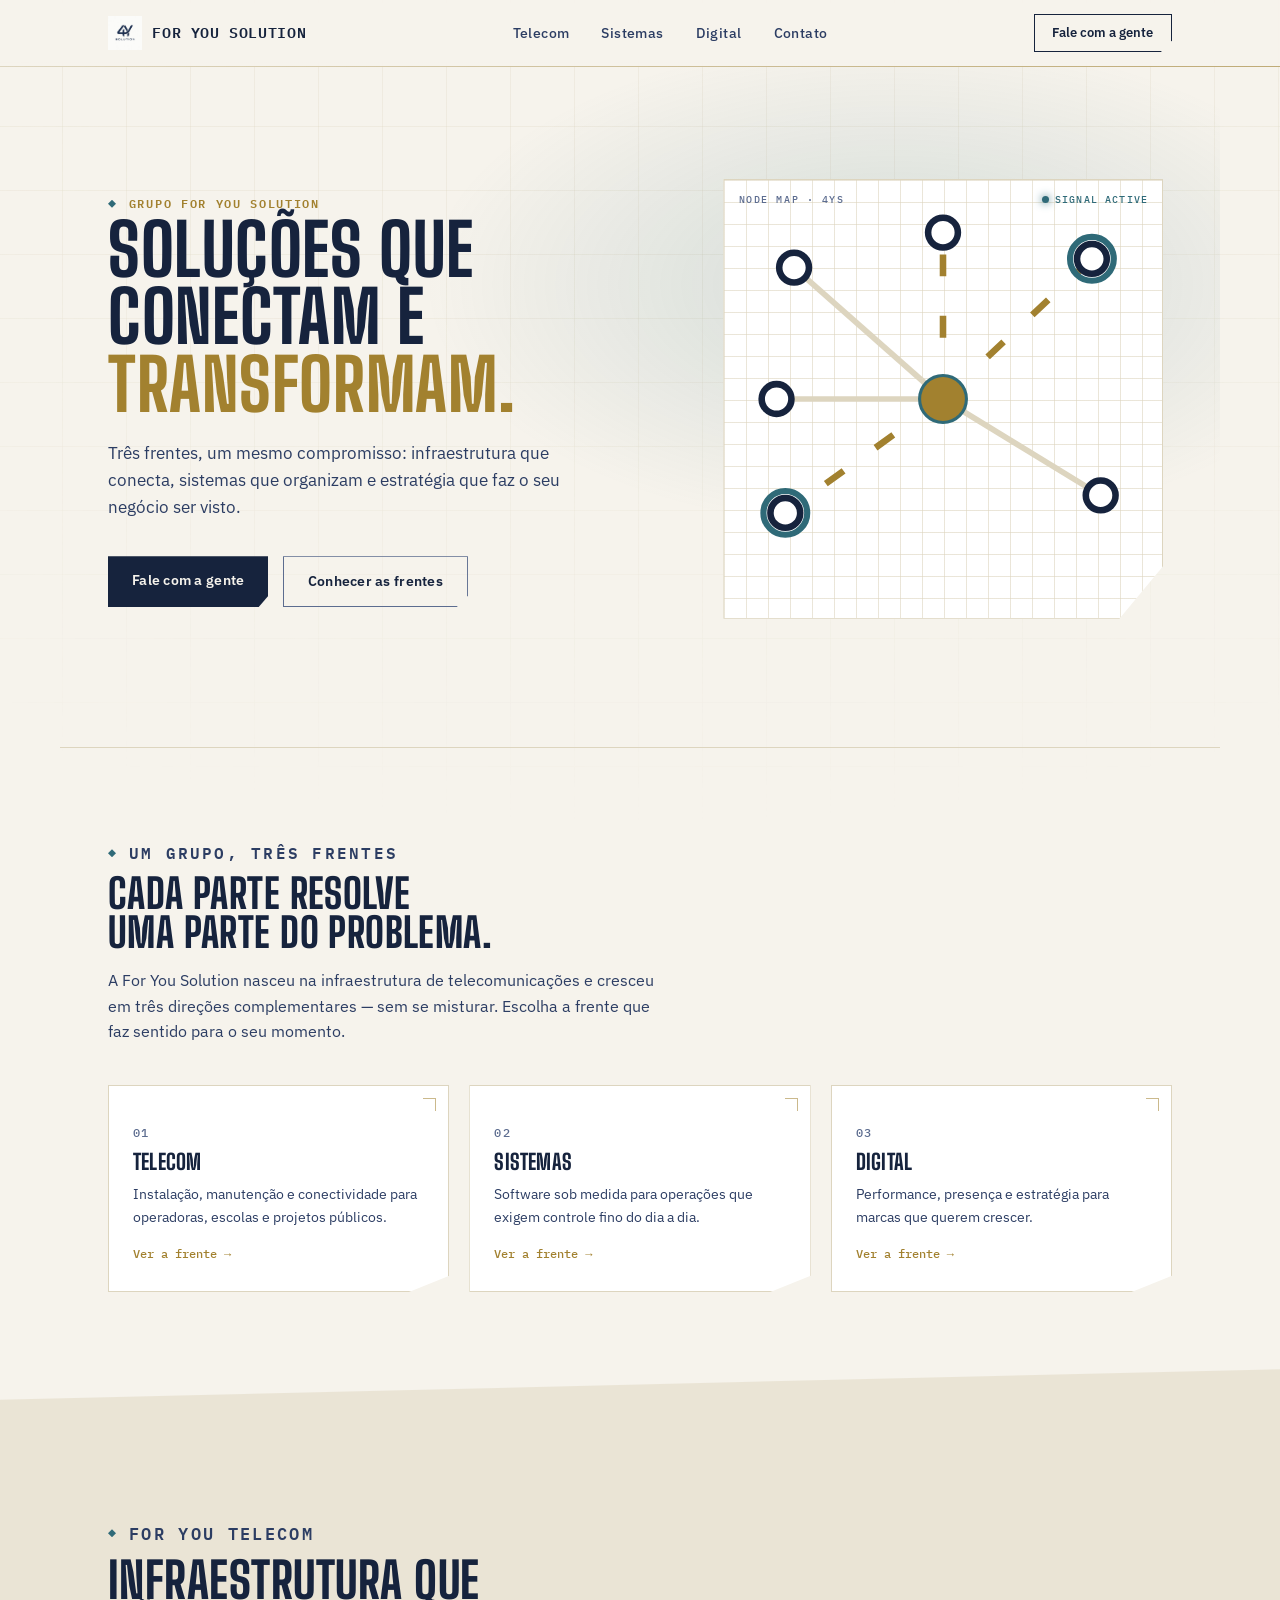
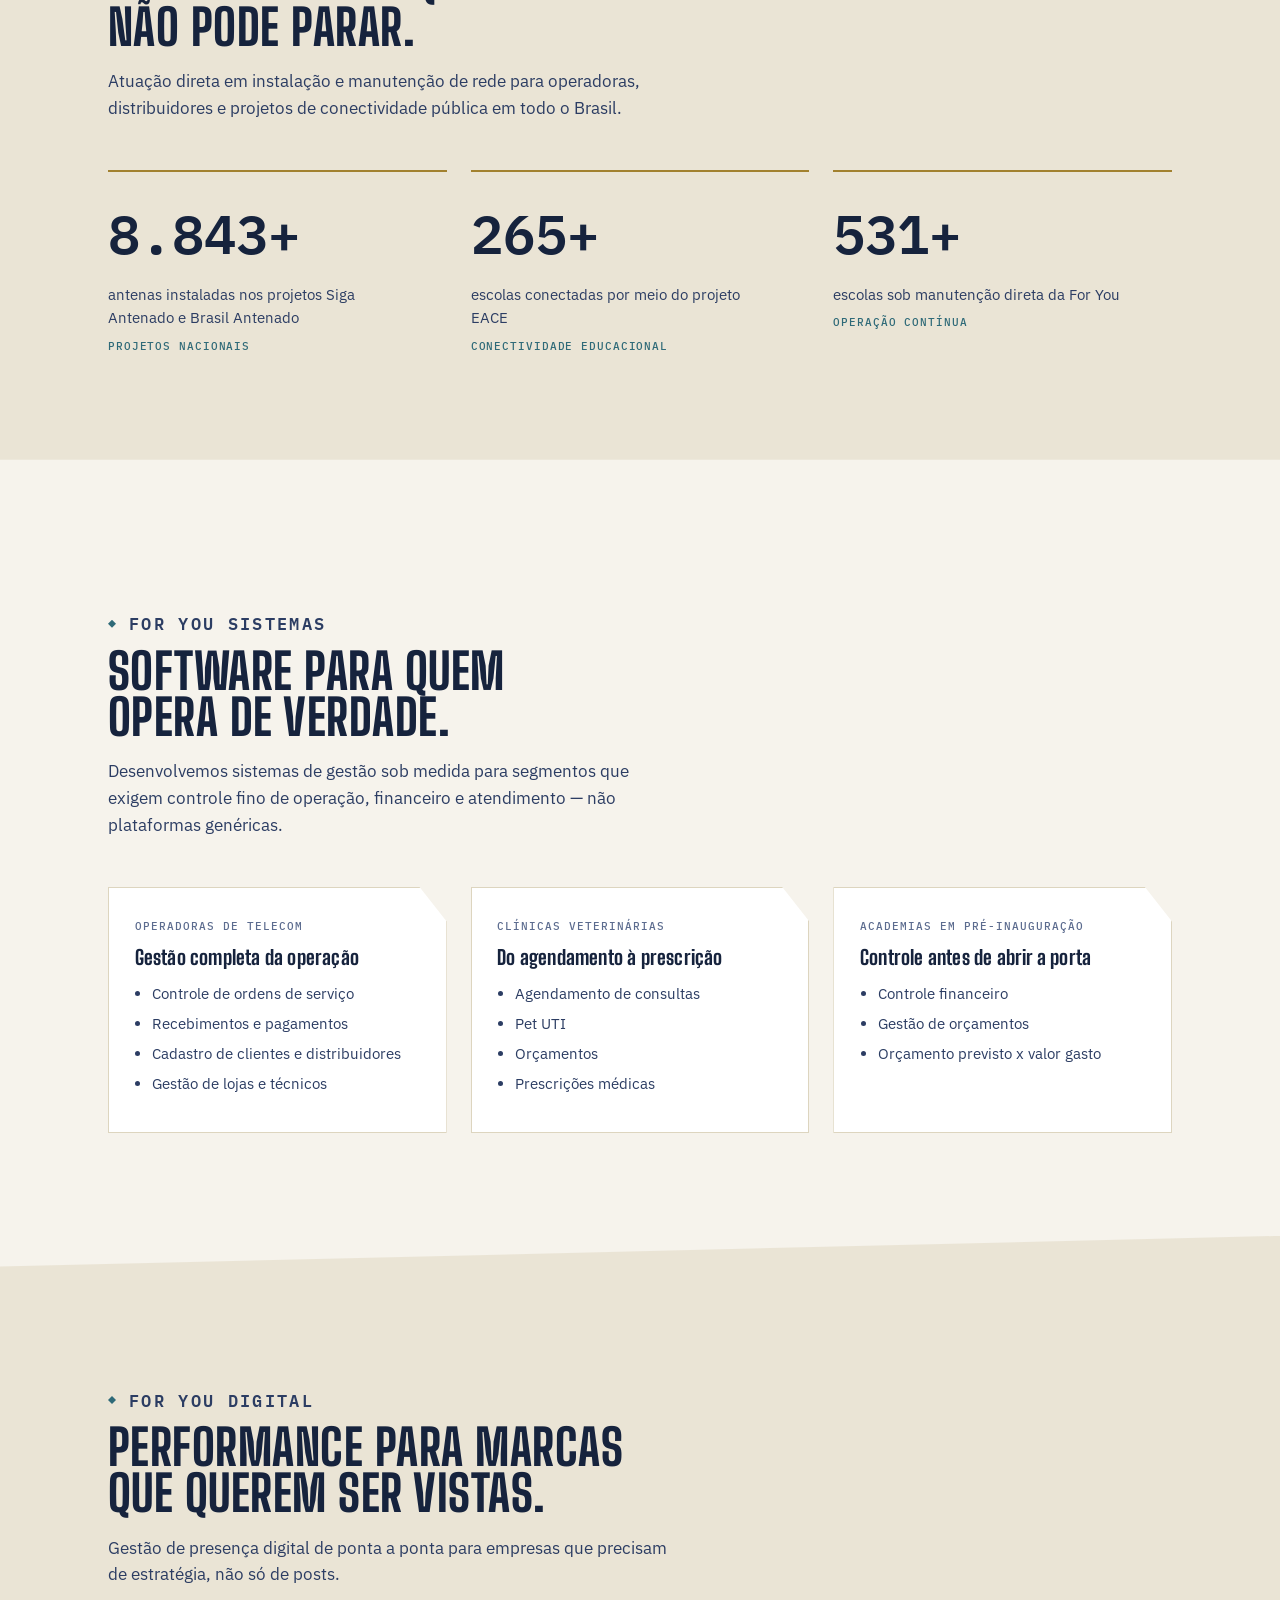
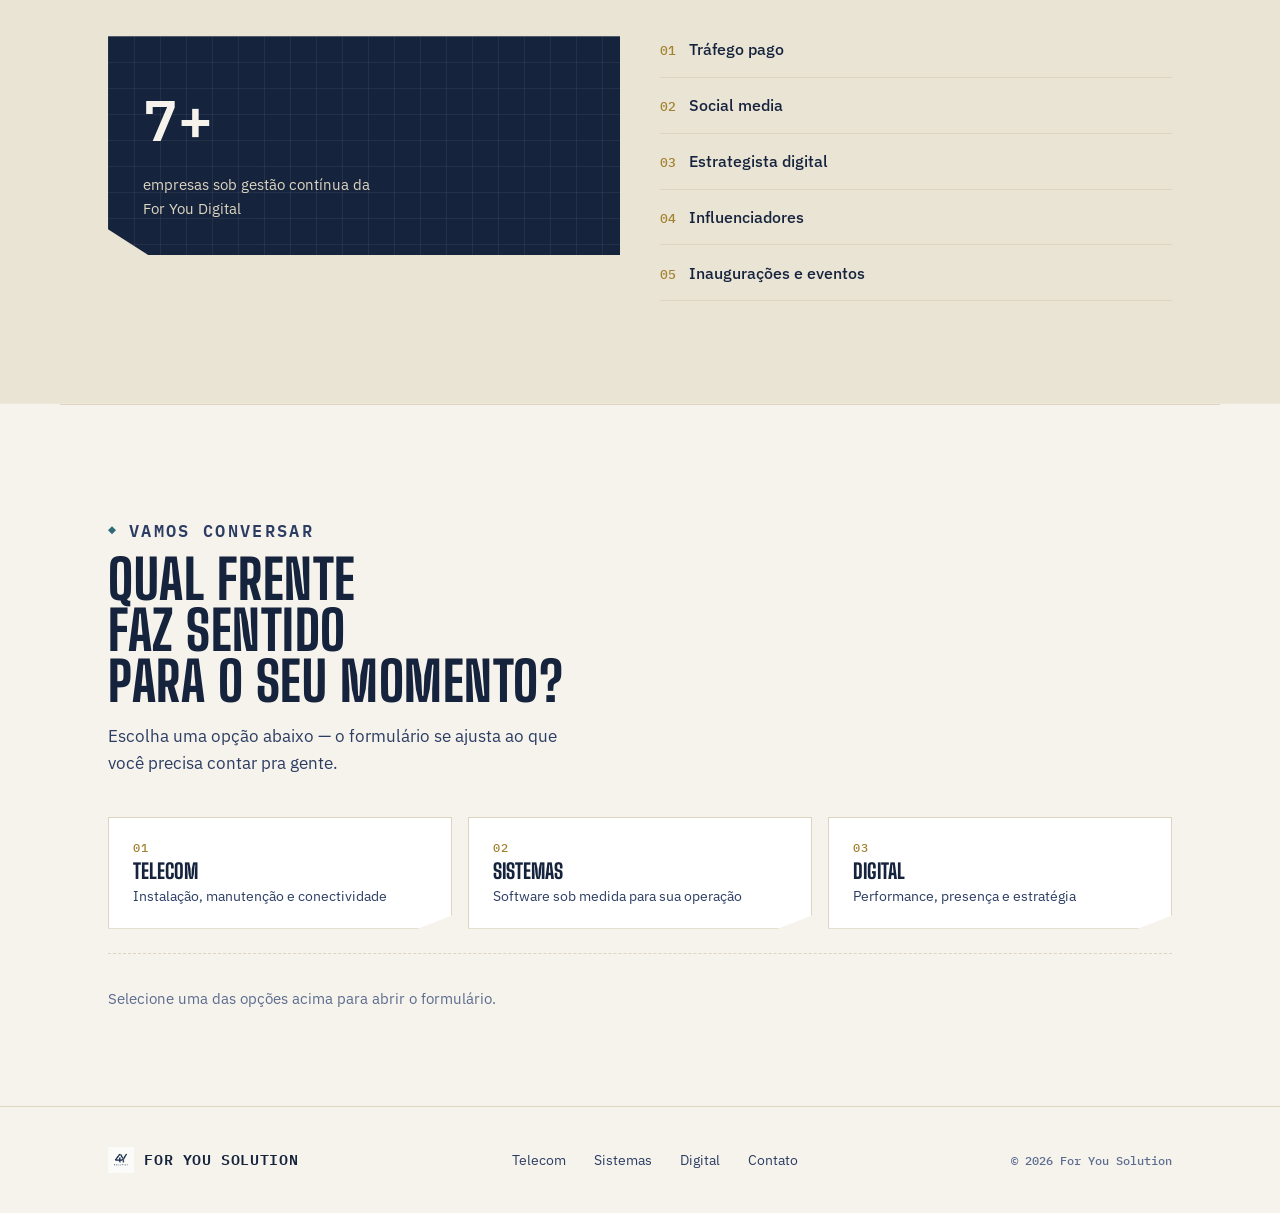
<file: index.html>
<!DOCTYPE html>
<html lang="pt-BR">
<head>
<meta charset="UTF-8">
<meta name="viewport" content="width=device-width, initial-scale=1.0">
<title>For You Solution — Telecom, Sistemas e Digital</title>
<meta name="description" content="For You Solution: infraestrutura de telecomunicações, sistemas sob medida e performance digital em uma só operação.">
<link rel="icon" href="[data-uri]">
<style>
/* ============ FONTS ============ */
@font-face{
  font-family:'Big Shoulders';
  font-weight:700 800;
  font-display:swap;
  src:url([data-uri]) format('woff2');
}
@font-face{
  font-family:'Plex Mono';
  font-weight:500;
  font-display:swap;
  src:url([data-uri]) format('woff2');
}
@font-face{
  font-family:'Plex Mono';
  font-weight:600;
  font-display:swap;
  src:url([data-uri]) format('woff2');
}
@font-face{
  font-family:'Plex Sans';
  font-weight:400 600;
  font-display:swap;
  src:url([data-uri]) format('woff2');
}

/* ============ TOKENS ============ */
:root{
  --ink:#16233d;
  --ink-2:#2c3d63;
  --ink-soft:#5c6c8f;
  --paper:#f6f3ec;
  --paper-deep:#eae4d5;
  --paper-line:#ddd5bf;
  --brass:#a2812f;
  --brass-strong:#7c611f;
  --signal:#2f6a78;
  --card-bg:#ffffff;
  --shadow:0 1px 0 rgba(22,35,61,0.06);
  color-scheme:light;
}
@media (prefers-color-scheme: dark){
  :root{
    --ink:#eee8d6;
    --ink-2:#c3cbe0;
    --ink-soft:#8e9ab8;
    --paper:#0e1524;
    --paper-deep:#161f34;
    --paper-line:#2a3554;
    --brass:#d3ab5c;
    --brass-strong:#e8c377;
    --signal:#6db3bf;
    --card-bg:#141d33;
    --shadow:0 1px 0 rgba(0,0,0,0.3);
    color-scheme:dark;
  }
}
:root[data-theme="dark"]{
  --ink:#eee8d6;
  --ink-2:#c3cbe0;
  --ink-soft:#8e9ab8;
  --paper:#0e1524;
  --paper-deep:#161f34;
  --paper-line:#2a3554;
  --brass:#d3ab5c;
  --brass-strong:#e8c377;
  --signal:#6db3bf;
  --card-bg:#141d33;
  --shadow:0 1px 0 rgba(0,0,0,0.3);
  color-scheme:dark;
}
:root[data-theme="light"]{
  --ink:#16233d;
  --ink-2:#2c3d63;
  --ink-soft:#5c6c8f;
  --paper:#f6f3ec;
  --paper-deep:#eae4d5;
  --paper-line:#ddd5bf;
  --brass:#a2812f;
  --brass-strong:#7c611f;
  --signal:#2f6a78;
  --card-bg:#ffffff;
  --shadow:0 1px 0 rgba(22,35,61,0.06);
  color-scheme:light;
}

/* ============ RESET / BASE ============ */
*,*::before,*::after{box-sizing:border-box;}
html{scroll-behavior:smooth;}
body{
  margin:0;
  background:var(--paper);
  color:var(--ink);
  font-family:'Plex Sans', -apple-system, 'Segoe UI', Arial, sans-serif;
  font-size:1rem;
  line-height:1.6;
  -webkit-font-smoothing:antialiased;
  overflow-x:hidden;
}
h1,h2,h3{
  font-family:'Big Shoulders', 'Arial Narrow', sans-serif;
  font-weight:800;
  text-transform:uppercase;
  letter-spacing:0.01em;
  line-height:0.94;
  text-wrap:balance;
  margin:0;
  color:var(--ink);
}
p{margin:0;}
a{color:inherit;}
img{max-width:100%;display:block;}
.eyebrow{
  font-family:'Plex Mono', 'Consolas', monospace;
  font-weight:600;
  font-size:0.75rem;
  letter-spacing:0.14em;
  text-transform:uppercase;
  color:var(--brass);
}
.wrap{
  max-width:1160px;
  margin:0 auto;
  padding-inline:clamp(1.25rem, 4vw, 3rem);
}
.tabular{font-variant-numeric:tabular-nums;}
:focus-visible{outline:3px solid var(--brass);outline-offset:3px;}
@media (prefers-reduced-motion: reduce){
  html{scroll-behavior:auto;}
  *,*::before,*::after{animation-duration:0.001ms !important;animation-iteration-count:1 !important;transition-duration:0.001ms !important;}
}

/* ============ HEADER ============ */
header{
  position:sticky;top:0;z-index:40;
  border-bottom:1px solid var(--paper-line);
}
header::before{
  content:'';
  position:absolute;inset:0;z-index:-1;
  background:color-mix(in srgb, var(--paper) 88%, transparent);
  backdrop-filter:blur(10px);
}
.nav{
  display:flex;align-items:center;justify-content:space-between;
  padding-block:0.85rem;
}
.brand{display:flex;align-items:center;gap:0.65rem;text-decoration:none;}
.brand img{width:34px;height:34px;object-fit:contain;}
.brand-name{
  font-family:'Plex Mono',monospace;
  font-weight:600;
  font-size:0.95rem;
  letter-spacing:0.04em;
  color:var(--ink);
}
.nav-links{display:flex;gap:2rem;list-style:none;margin:0;padding:0;}
.nav-links a{
  text-decoration:none;
  font-size:0.85rem;
  font-weight:500;
  letter-spacing:0.03em;
  color:var(--ink-2);
  position:relative;
  padding-block:0.25rem;
}
.nav-links a::after{
  content:'';position:absolute;left:0;bottom:-2px;width:0;height:2px;
  background:var(--brass);transition:width 0.25s ease;
}
.nav-links a:hover::after{width:100%;}
.nav-cta{
  border:1px solid var(--ink);
  padding:0.5rem 1.1rem;
  font-size:0.8rem;
  font-weight:600;
  text-decoration:none;
  white-space:nowrap;
  clip-path:polygon(0 0, 100% 0, 100% 70%, 92% 100%, 0 100%);
}
.nav-cta:hover{background:var(--ink);color:var(--paper);}
.menu-btn{display:none;background:none;border:none;cursor:pointer;padding:0.4rem;}
.menu-btn span{display:block;width:22px;height:2px;background:var(--ink);margin:5px 0;}

#top,#telecom,#sistemas,#digital,#contato{scroll-margin-top:84px;}

@media (max-width:840px){
  .nav-links{
    position:fixed;inset:60px 0 0 0;background:var(--paper);
    flex-direction:column;padding:2rem 1.5rem;gap:1.5rem;
    transform:translateY(-110%);transition:transform 0.3s ease;
    border-top:1px solid var(--paper-line);
  }
  .nav-links.open{transform:translateY(0);}
  .nav-links a{font-size:1.1rem;}
  .menu-btn{display:block;}
  .nav-cta{display:none;}
}

/* ============ HERO ============ */
.hero{
  position:relative;
  padding-block:clamp(3.5rem, 9vw, 7rem) clamp(4rem, 10vw, 8rem);
  overflow:hidden;
}
.hero-grid{
  display:grid;grid-template-columns:1.1fr 0.9fr;gap:3rem;align-items:center;
}
@media (max-width:900px){.hero-grid{grid-template-columns:1fr;}}
.hero h1{font-size:clamp(2.5rem, 5.6vw, 4.6rem);}
.hero h1 em{
  font-style:normal;color:var(--brass);
}
.hero-sub{
  margin-top:1.4rem;max-width:46ch;
  font-size:1.05rem;color:var(--ink-2);
}
.hero-ctas{display:flex;flex-wrap:wrap;gap:0.9rem;margin-top:2.2rem;}
.btn{
  display:inline-block;text-decoration:none;
  font-size:0.85rem;font-weight:600;letter-spacing:0.02em;
  padding:0.85rem 1.5rem;
  clip-path:polygon(0 0, 100% 0, 100% 78%, 94% 100%, 0 100%);
}
.btn-primary{background:var(--ink);color:var(--paper);}
.btn-primary:hover{background:var(--brass-strong);}
.btn-line{border:1px solid var(--ink-soft);color:var(--ink);}
.btn-line:hover{border-color:var(--ink);}

.facet-art{position:relative;width:100%;aspect-ratio:1/1;max-width:420px;margin-inline:auto;}
.facet{position:absolute;}
.f1{width:62%;height:78%;left:6%;top:2%;background:var(--ink);clip-path:polygon(30% 0,100% 0,70% 100%,0 65%);}
.f2{width:46%;height:56%;right:2%;top:8%;background:var(--brass);clip-path:polygon(20% 0,100% 0,100% 100%,0 70%);opacity:0.95;}
.f3{width:40%;height:40%;left:16%;bottom:4%;background:var(--signal);clip-path:polygon(0 0,100% 20%,80% 100%,0 100%);opacity:0.9;}
.f4{width:24%;height:30%;right:14%;bottom:0;background:var(--paper-deep);border:1px solid var(--paper-line);clip-path:polygon(0 0,100% 0,100% 100%,0 65%);}
@media (prefers-reduced-motion: no-preference){
  .facet{animation:rise 0.9s cubic-bezier(.2,.8,.2,1) both;}
  .f2{animation-delay:0.08s;}
  .f3{animation-delay:0.16s;}
  .f4{animation-delay:0.24s;}
  @keyframes rise{from{opacity:0;transform:translateY(18px);}to{opacity:1;transform:translateY(0);}}
}

/* ============ DIVISIONS INTRO ============ */
.divisions{padding-block:clamp(3rem,6vw,5rem);border-top:1px solid var(--paper-line);}
.divisions-head{max-width:56ch;}
.divisions-head h2{font-size:clamp(1.8rem,3.2vw,2.6rem);margin-top:0.5rem;}
.divisions-head p{margin-top:1rem;color:var(--ink-2);font-size:1rem;}
.division-cards{
  display:grid;grid-template-columns:repeat(3,1fr);gap:1.25rem;margin-top:2.5rem;
}
@media (max-width:820px){.division-cards{grid-template-columns:1fr;}}
.dcard{
  background:var(--card-bg);border:1px solid var(--paper-line);
  padding:1.75rem 1.5rem;text-decoration:none;color:var(--ink);
  clip-path:polygon(0 0,100% 0,100% 92%,88% 100%,0 100%);
  transition:transform 0.25s ease, box-shadow 0.25s ease;
  display:block;
}
.dcard:hover{transform:translateY(-4px);}
.dcard .num{font-family:'Plex Mono',monospace;font-size:0.75rem;color:var(--ink-soft);letter-spacing:0.1em;}
.dcard h3{font-size:1.35rem;margin-top:0.6rem;}
.dcard p{margin-top:0.6rem;color:var(--ink-2);font-size:0.9rem;}
.dcard .go{margin-top:1rem;font-family:'Plex Mono',monospace;font-size:0.75rem;color:var(--brass);}

/* ============ SECTIONS ============ */
.section{
  padding-block:clamp(4rem,8vw,6.5rem);
  position:relative;
}
.section--tint{background:var(--paper-deep);}
.section-top{
  clip-path:polygon(0 2.4vw,100% 0,100% 100%,0 100%);
  padding-top:calc(clamp(4rem,8vw,6.5rem) + 2.4vw);
}
.section-head{max-width:60ch;}
.section-head h2{font-size:clamp(2rem,4vw,3.1rem);margin-top:0.6rem;}
.section-head p{margin-top:1.1rem;color:var(--ink-2);font-size:1.05rem;max-width:56ch;}

/* Telecom stats */
.stat-row{
  display:grid;grid-template-columns:repeat(3,1fr);gap:1.5rem;margin-top:3rem;
}
@media (max-width:820px){.stat-row{grid-template-columns:1fr;}}
.stat{
  border-top:2px solid var(--brass);padding-top:1.1rem;
}
.stat .n{
  font-family:'Plex Mono',monospace;font-weight:600;
  font-size:clamp(2.4rem,4.6vw,3.4rem);
  color:var(--ink);display:block;
}
.stat .d{color:var(--ink-2);font-size:0.92rem;margin-top:0.4rem;max-width:32ch;}
.stat .p{
  display:inline-block;margin-top:0.5rem;font-family:'Plex Mono',monospace;
  font-size:0.7rem;letter-spacing:0.08em;text-transform:uppercase;color:var(--signal);
}

/* SaaS cards */
.sys-grid{display:grid;grid-template-columns:repeat(3,1fr);gap:1.5rem;margin-top:3rem;}
@media (max-width:900px){.sys-grid{grid-template-columns:1fr;}}
.sys-card{
  background:var(--card-bg);border:1px solid var(--paper-line);
  padding:1.9rem 1.6rem;
  clip-path:polygon(0 0,92% 0,100% 14%,100% 100%,0 100%);
}
.sys-card .tag{
  font-family:'Plex Mono',monospace;font-size:0.7rem;letter-spacing:0.09em;
  text-transform:uppercase;color:var(--ink-soft);
}
.sys-card h3{font-size:1.25rem;text-transform:none;margin-top:0.7rem;font-weight:800;}
.sys-card ul{margin:1rem 0 0;padding-left:1.1rem;color:var(--ink-2);font-size:0.92rem;}
.sys-card li{margin-bottom:0.4rem;}

/* Digital */
.digi-layout{display:grid;grid-template-columns:1fr 1fr;gap:2.5rem;margin-top:3rem;align-items:start;}
@media (max-width:820px){.digi-layout{grid-template-columns:1fr;}}
.digi-stat{
  background:var(--ink);color:var(--paper);padding:2.2rem;
  clip-path:polygon(0 0,100% 0,100% 100%,8% 100%,0 88%);
}
.digi-stat .n{font-family:'Plex Mono',monospace;font-weight:600;font-size:clamp(2.6rem,5vw,3.6rem);}
.digi-stat .d{margin-top:0.5rem;color:var(--paper-line);font-size:0.95rem;max-width:28ch;}
.digi-list{list-style:none;margin:0;padding:0;display:grid;gap:0.9rem;}
.digi-list li{
  display:flex;align-items:baseline;gap:0.8rem;
  border-bottom:1px solid var(--paper-line);padding-bottom:0.9rem;
  font-size:1.02rem;font-weight:500;
}
.digi-list li .idx{font-family:'Plex Mono',monospace;color:var(--brass);font-size:0.8rem;}

/* ============ CTA / CONTACT FORM ============ */
.cta{
  padding-block:clamp(4rem,8vw,6rem);
  text-align:left;
  border-top:1px solid var(--paper-line);
}
.cta h2{font-size:clamp(2.1rem,4.4vw,3.4rem);max-width:18ch;}
.cta > .section-head p{color:var(--ink-2);margin-top:1rem;max-width:48ch;}

.contact-picker{
  display:grid;grid-template-columns:repeat(3,1fr);gap:1rem;
  margin-top:2.5rem;
}
@media (max-width:820px){.contact-picker{grid-template-columns:1fr;}}
.picker-btn{
  display:flex;flex-direction:column;align-items:flex-start;gap:0.35rem;
  width:100%;background:var(--card-bg);border:1px solid var(--paper-line);
  padding:1.4rem 1.5rem;text-align:left;cursor:pointer;
  font-family:inherit;color:var(--ink);
  clip-path:polygon(0 0,100% 0,100% 88%,90% 100%,0 100%);
  transition:border-color 0.2s ease, background 0.2s ease, color 0.2s ease;
}
.picker-btn:hover{border-color:var(--brass);}
.picker-btn[aria-pressed="true"]{background:var(--ink);border-color:var(--ink);color:var(--paper);}
.picker-btn[aria-pressed="true"] .picker-desc{color:var(--paper-line);}
.picker-btn[aria-pressed="true"] .num{color:var(--brass-strong);}
.picker-btn .num{font-family:'Plex Mono',monospace;font-size:0.75rem;color:var(--brass);letter-spacing:0.1em;}
.picker-btn .picker-label{
  font-family:'Big Shoulders','Arial Narrow',sans-serif;font-weight:800;
  text-transform:uppercase;font-size:1.3rem;line-height:1;
}
.picker-btn .picker-desc{font-size:0.85rem;color:var(--ink-2);}

.contact-forms{margin-top:1rem;}
.form-placeholder{color:var(--ink-soft);font-size:0.95rem;border-top:1px dashed var(--paper-line);padding-top:2rem;margin-top:1.5rem;}
.contact-form{display:none;border-top:1px solid var(--paper-line);padding-top:2rem;margin-top:1.5rem;}
.contact-form.active{display:block;}
.field-grid{display:grid;grid-template-columns:1fr 1fr;gap:1.25rem;}
@media (max-width:640px){.field-grid{grid-template-columns:1fr;}}
.field{margin-top:1.25rem;}
.field-grid .field{margin-top:0;}
.contact-form > .field:first-child{margin-top:0;}
.field label,.field .field-label{
  display:block;font-family:'Plex Mono',monospace;font-size:0.72rem;
  letter-spacing:0.08em;text-transform:uppercase;color:var(--ink-soft);margin-bottom:0.5rem;
}
.field input[type="text"],
.field input[type="email"],
.field input[type="tel"],
.field select,
.field textarea{
  width:100%;background:var(--card-bg);border:1px solid var(--paper-line);
  padding:0.75rem 0.9rem;font-family:inherit;font-size:0.95rem;color:var(--ink);
  border-radius:0;appearance:none;-webkit-appearance:none;
}
.field select{
  background-image:linear-gradient(45deg, transparent 50%, var(--ink-soft) 50%), linear-gradient(135deg, var(--ink-soft) 50%, transparent 50%);
  background-position:calc(100% - 1.3rem) center, calc(100% - 1rem) center;
  background-size:6px 6px, 6px 6px;background-repeat:no-repeat;
}
.field textarea{resize:vertical;min-height:6rem;}
.field input:focus,.field select:focus,.field textarea:focus{outline:none;border-color:var(--brass);}
.check-group,.radio-group{display:flex;flex-wrap:wrap;gap:0.6rem 1.5rem;}
.check-item,.radio-item{display:flex;align-items:center;gap:0.5rem;font-size:0.9rem;color:var(--ink-2);cursor:pointer;}
.check-item input,.radio-item input{accent-color:var(--brass);width:16px;height:16px;flex:none;}
.form-actions{margin-top:1.75rem;display:flex;align-items:center;gap:1.2rem;flex-wrap:wrap;}
.form-status{font-size:0.85rem;color:var(--ink-2);max-width:36ch;display:none;}
.form-status.show{display:block;}
.form-status a{color:var(--brass-strong);}
footer{
  border-top:1px solid var(--paper-line);
  padding-block:2.5rem;
}
.foot-grid{
  display:flex;justify-content:space-between;align-items:center;flex-wrap:wrap;gap:1.5rem;
}
.foot-links{display:flex;gap:1.75rem;list-style:none;margin:0;padding:0;flex-wrap:wrap;}
.foot-links a{text-decoration:none;font-size:0.85rem;color:var(--ink-2);}
.foot-links a:hover{color:var(--brass);}
.copyright{font-family:'Plex Mono',monospace;font-size:0.75rem;color:var(--ink-soft);}

/* reveal on scroll */
.reveal{opacity:0;transform:translateY(14px);transition:opacity 0.6s ease, transform 0.6s ease;}
.reveal.in{opacity:1;transform:translateY(0);}
@media (prefers-reduced-motion: reduce){.reveal{opacity:1;transform:none;}}

/* ============================================================
   BLUEPRINT / TECH LAYER  — grid, signal motifs & motion
   ============================================================ */
:root{
  --grid:color-mix(in srgb, var(--paper-line) 60%, transparent);
  --grid-soft:color-mix(in srgb, var(--paper-line) 34%, transparent);
  --glow:color-mix(in srgb, var(--signal) 55%, transparent);
  --brass-glow:color-mix(in srgb, var(--brass) 42%, transparent);
  --danger:#b23b2e;
}
@media (prefers-color-scheme: dark){:root{--danger:#eb8b78;}}
:root[data-theme="dark"]{--danger:#eb8b78;}
:root[data-theme="light"]{--danger:#b23b2e;}

/* Fixed blueprint mesh behind the whole page */
body::before{
  content:'';position:fixed;inset:-2px;z-index:-2;pointer-events:none;
  background-image:
    linear-gradient(to right, var(--grid-soft) 1px, transparent 1px),
    linear-gradient(to bottom, var(--grid-soft) 1px, transparent 1px);
  background-size:clamp(40px,5vw,66px) clamp(40px,5vw,66px);
  -webkit-mask-image:radial-gradient(150% 130% at 50% -12%, #000 34%, transparent 80%);
          mask-image:radial-gradient(150% 130% at 50% -12%, #000 34%, transparent 80%);
  opacity:0.8;
}

/* Eyebrow gets a pulsing "signal" node */
.eyebrow{position:relative;display:inline-block;padding-left:1.3rem;}
.eyebrow::before{
  content:'';position:absolute;left:0;top:50%;margin-top:-4px;
  width:8px;height:8px;background:var(--signal);
  clip-path:polygon(50% 0,100% 50%,50% 100%,0 50%);
  box-shadow:0 0 0 0 var(--glow);
  animation:pulseDot 2.4s ease-in-out infinite;
}
@keyframes pulseDot{
  0%,100%{box-shadow:0 0 0 0 var(--glow);}
  50%{box-shadow:0 0 0 7px transparent;}
}

/* Header signal rail */
header::after{
  content:'';position:absolute;left:0;bottom:-1px;height:1px;width:100%;
  background:linear-gradient(90deg,transparent,var(--brass),transparent);
  background-size:220% 100%;opacity:0.55;
  animation:railSlide 7s linear infinite;
}
@keyframes railSlide{to{background-position:220% 0;}}

/* Soft signal glow behind the hero */
.hero::before{
  content:'';position:absolute;inset:0;z-index:-1;pointer-events:none;
  background:radial-gradient(58% 52% at 72% 32%, var(--glow), transparent 70%);
  opacity:0.32;
}

/* ---- Hero signal / node-map panel ---- */
.signal-panel{
  position:relative;width:100%;max-width:440px;margin-inline:auto;aspect-ratio:1/1;
  background:
    linear-gradient(to right, var(--grid) 1px, transparent 1px) 0 0/22px 22px,
    linear-gradient(to bottom, var(--grid) 1px, transparent 1px) 0 0/22px 22px,
    var(--card-bg);
  border:1px solid var(--paper-line);
  clip-path:polygon(0 0,100% 0,100% 88%,90% 100%,0 100%);
  overflow:hidden;box-shadow:var(--shadow);
}
.signal-panel::before{
  content:'NODE MAP · 4YS';position:absolute;left:0.9rem;top:0.75rem;z-index:3;
  font-family:'Plex Mono',monospace;font-size:0.6rem;letter-spacing:0.16em;
  text-transform:uppercase;color:var(--ink-soft);
}
.signal-panel .status{
  position:absolute;right:0.9rem;top:0.75rem;z-index:3;
  font-family:'Plex Mono',monospace;font-size:0.6rem;letter-spacing:0.12em;
  text-transform:uppercase;color:var(--signal);display:flex;align-items:center;gap:0.4rem;
}
.signal-panel .status i{
  width:7px;height:7px;border-radius:50%;background:var(--signal);font-style:normal;
  box-shadow:0 0 8px var(--signal);animation:ledBlink 1.6s steps(1) infinite;
}
@keyframes ledBlink{0%,62%{opacity:1;}63%,100%{opacity:0.28;}}
.signal-panel svg{position:absolute;inset:0;width:100%;height:100%;}
.net-line{stroke:var(--paper-line);stroke-width:1.3;fill:none;}
.net-flow{stroke:var(--brass);stroke-width:1.5;fill:none;stroke-dasharray:5 9;animation:netFlow 2.4s linear infinite;}
@keyframes netFlow{to{stroke-dashoffset:-28;}}
.net-node{fill:var(--card-bg);stroke:var(--ink);stroke-width:1.5;}
.net-core{fill:var(--brass);}
.net-pulse{fill:none;stroke:var(--signal);stroke-width:1.4;animation:netPing 2.8s ease-out infinite;}
@keyframes netPing{0%{r:5;opacity:0.85;}100%{r:26;opacity:0;}}
@media (prefers-reduced-motion: no-preference){
  .signal-panel{animation:floaty 6.5s ease-in-out infinite;}
  @keyframes floaty{0%,100%{transform:translateY(0);}50%{transform:translateY(-8px);}}
}
@media (prefers-reduced-motion: reduce){
  .net-flow{animation:none;} .net-pulse{animation:none;} .signal-panel .status i{animation:none;}
  header::after,.eyebrow::before{animation:none;}
}

/* ---- Enhanced scroll reveal + staggered children ---- */
.reveal{opacity:0;transform:translateY(16px);transition:opacity .7s ease, transform .7s cubic-bezier(.2,.8,.2,1);}
.reveal.in{opacity:1;transform:none;}
.stagger > *{opacity:0;transform:translateY(20px);transition:opacity .6s ease, transform .6s cubic-bezier(.2,.8,.2,1);transition-delay:calc(var(--i,0) * 80ms);}
.stagger.in > *{opacity:1;transform:none;}
@media (prefers-reduced-motion: reduce){
  .reveal,.stagger > *{opacity:1 !important;transform:none !important;transition:none;}
}

/* ---- Faceted tech cards: corner brackets + scan sweep + glow ---- */
.dcard,.sys-card,.picker-btn{position:relative;overflow:hidden;}
.dcard::before,.sys-card::before,.picker-btn::before{
  content:'';position:absolute;left:0;top:0;height:2px;width:100%;
  background:linear-gradient(90deg,transparent,var(--brass),transparent);
  transform:translateX(-100%);opacity:0;
}
.dcard:hover::before,.sys-card:hover::before,.picker-btn:hover::before{opacity:1;animation:scanX 1.1s ease-in-out;}
@keyframes scanX{0%{transform:translateX(-100%);}100%{transform:translateX(100%);}}
.dcard::after{
  content:'';position:absolute;right:12px;top:12px;width:13px;height:13px;
  border-top:1.5px solid var(--brass);border-right:1.5px solid var(--brass);
  opacity:0.55;transition:opacity .25s ease;
}
.dcard:hover::after{opacity:1;}
.dcard{transition:transform .25s ease, box-shadow .25s ease, border-color .25s ease;}
.dcard:hover{transform:translateY(-4px);border-color:var(--brass);box-shadow:0 14px 34px -20px var(--brass-glow);}
.sys-card{transition:transform .25s ease, box-shadow .25s ease, border-color .25s ease;}
.sys-card:hover{transform:translateY(-4px);border-color:var(--brass);box-shadow:0 14px 34px -20px var(--brass-glow);}
.picker-btn:hover{box-shadow:0 12px 28px -20px var(--brass-glow);}
.btn-primary{transition:background .2s ease, box-shadow .25s ease, transform .15s ease;}
.btn-primary:hover{box-shadow:0 12px 30px -12px var(--brass-glow);}
.btn-primary:active{transform:translateY(1px);}
.btn[disabled]{opacity:0.6;cursor:progress;}

/* Number readouts + Digital panel micro-grid */
.stat{position:relative;}
.digi-stat{position:relative;overflow:hidden;}
.digi-stat::before{
  content:'';position:absolute;inset:0;z-index:0;pointer-events:none;opacity:0.22;
  background-image:
    linear-gradient(to right, color-mix(in srgb,var(--paper) 30%, transparent) 1px, transparent 1px),
    linear-gradient(to bottom, color-mix(in srgb,var(--paper) 30%, transparent) 1px, transparent 1px);
  background-size:26px 26px;
}
.digi-stat > *{position:relative;z-index:1;}

/* Spam honeypot — hidden from humans, tempting to bots */
.hp{position:absolute !important;left:-9999px !important;width:1px;height:1px;opacity:0;pointer-events:none;}

/* Honest form status states */
.form-status.sending{color:var(--ink-soft);}
.form-status.ok{color:var(--signal);}
.form-status.err{color:var(--danger);}
</style>
</head>
<body>

<header>
  <div class="wrap nav">
    <a class="brand" href="#top">
      <img src="[data-uri]" alt="For You Solution">
      <span class="brand-name">FOR YOU SOLUTION</span>
    </a>
    <nav>
      <ul class="nav-links" id="navLinks">
        <li><a href="#telecom">Telecom</a></li>
        <li><a href="#sistemas">Sistemas</a></li>
        <li><a href="#digital">Digital</a></li>
        <li><a href="#contato">Contato</a></li>
      </ul>
    </nav>
    <a class="nav-cta" href="#contato">Fale com a gente</a>
    <button class="menu-btn" id="menuBtn" aria-label="Abrir menu" aria-expanded="false">
      <span></span><span></span><span></span>
    </button>
  </div>
</header>

<main id="top">

  <!-- HERO -->
  <section class="hero wrap">
    <div class="hero-grid">
      <div>
        <p class="eyebrow">Grupo For You Solution</p>
        <h1>Soluções que<br>conectam e<br><em>transformam.</em></h1>
        <p class="hero-sub">Três frentes, um mesmo compromisso: infraestrutura que conecta, sistemas que organizam e estratégia que faz o seu negócio ser visto.</p>
        <div class="hero-ctas">
          <a class="btn btn-primary" href="#contato">Fale com a gente</a>
          <a class="btn btn-line" href="#telecom">Conhecer as frentes</a>
        </div>
      </div>
      <div class="signal-panel" aria-hidden="true">
        <span class="status"><i></i>Signal Active</span>
        <svg viewBox="0 0 100 100" preserveAspectRatio="xMidYMid meet">
          <g>
            <line class="net-line" x1="50" y1="50" x2="16" y2="20"/>
            <line class="net-flow" x1="50" y1="50" x2="84" y2="18"/>
            <line class="net-line" x1="50" y1="50" x2="86" y2="72"/>
            <line class="net-flow" x1="50" y1="50" x2="14" y2="76"/>
            <line class="net-flow" x1="50" y1="50" x2="50" y2="12"/>
            <line class="net-line" x1="50" y1="50" x2="12" y2="50"/>
          </g>
          <circle class="net-pulse" cx="50" cy="50" r="5"/>
          <circle class="net-pulse" cx="84" cy="18" r="5" style="animation-delay:.9s"/>
          <circle class="net-pulse" cx="14" cy="76" r="5" style="animation-delay:1.8s"/>
          <circle class="net-node" cx="16" cy="20" r="3.4"/>
          <circle class="net-node" cx="84" cy="18" r="3.4"/>
          <circle class="net-node" cx="14" cy="76" r="3.4"/>
          <circle class="net-node" cx="86" cy="72" r="3.4"/>
          <circle class="net-node" cx="50" cy="12" r="3.4"/>
          <circle class="net-node" cx="12" cy="50" r="3.4"/>
          <circle class="net-core" cx="50" cy="50" r="5"/>
        </svg>
      </div>
    </div>
  </section>

  <!-- DIVISIONS -->
  <section class="divisions wrap reveal">
    <div class="divisions-head">
      <p class="eyebrow">Um grupo, três frentes</p>
      <h2>Cada parte resolve<br>uma parte do problema.</h2>
      <p>A For You Solution nasceu na infraestrutura de telecomunicações e cresceu em três direções complementares — sem se misturar. Escolha a frente que faz sentido para o seu momento.</p>
    </div>
    <div class="division-cards stagger">
      <a class="dcard" href="#telecom">
        <p class="num">01</p>
        <h3>Telecom</h3>
        <p>Instalação, manutenção e conectividade para operadoras, escolas e projetos públicos.</p>
        <p class="go">Ver a frente →</p>
      </a>
      <a class="dcard" href="#sistemas">
        <p class="num">02</p>
        <h3>Sistemas</h3>
        <p>Software sob medida para operações que exigem controle fino do dia a dia.</p>
        <p class="go">Ver a frente →</p>
      </a>
      <a class="dcard" href="#digital">
        <p class="num">03</p>
        <h3>Digital</h3>
        <p>Performance, presença e estratégia para marcas que querem crescer.</p>
        <p class="go">Ver a frente →</p>
      </a>
    </div>
  </section>

  <!-- TELECOM -->
  <section id="telecom" class="section section--tint section-top">
    <div class="wrap">
      <div class="section-head reveal">
        <p class="eyebrow">For You Telecom</p>
        <h2>Infraestrutura que<br>não pode parar.</h2>
        <p>Atuação direta em instalação e manutenção de rede para operadoras, distribuidores e projetos de conectividade pública em todo o Brasil.</p>
      </div>
      <div class="stat-row stagger">
        <div class="stat">
          <span class="n tabular">10.000+</span>
          <p class="d">antenas instaladas nos projetos Siga Antenado e Brasil Antenado</p>
          <span class="p">Projetos nacionais</span>
        </div>
        <div class="stat">
          <span class="n tabular">300+</span>
          <p class="d">escolas conectadas por meio do projeto EACE</p>
          <span class="p">Conectividade educacional</span>
        </div>
        <div class="stat">
          <span class="n tabular">600+</span>
          <p class="d">escolas sob manutenção direta da For You</p>
          <span class="p">Operação contínua</span>
        </div>
      </div>
    </div>
  </section>

  <!-- SISTEMAS -->
  <section id="sistemas" class="section section-top">
    <div class="wrap">
      <div class="section-head reveal">
        <p class="eyebrow">For You Sistemas</p>
        <h2>Software para quem<br>opera de verdade.</h2>
        <p>Desenvolvemos sistemas de gestão sob medida para segmentos que exigem controle fino de operação, financeiro e atendimento — não plataformas genéricas.</p>
      </div>
      <div class="sys-grid stagger">
        <div class="sys-card">
          <p class="tag">Operadoras de Telecom</p>
          <h3>Gestão completa da operação</h3>
          <ul>
            <li>Controle de ordens de serviço</li>
            <li>Recebimentos e pagamentos</li>
            <li>Cadastro de clientes e distribuidores</li>
            <li>Gestão de lojas e técnicos</li>
          </ul>
        </div>
        <div class="sys-card">
          <p class="tag">Clínicas Veterinárias</p>
          <h3>Do agendamento à prescrição</h3>
          <ul>
            <li>Agendamento de consultas</li>
            <li>Pet UTI</li>
            <li>Orçamentos</li>
            <li>Prescrições médicas</li>
          </ul>
        </div>
        <div class="sys-card">
          <p class="tag">Academias em pré-inauguração</p>
          <h3>Controle antes de abrir a porta</h3>
          <ul>
            <li>Controle financeiro</li>
            <li>Gestão de orçamentos</li>
            <li>Orçamento previsto x valor gasto</li>
          </ul>
        </div>
      </div>
    </div>
  </section>

  <!-- DIGITAL -->
  <section id="digital" class="section section--tint section-top">
    <div class="wrap">
      <div class="section-head reveal">
        <p class="eyebrow">For You Digital</p>
        <h2>Performance para marcas<br>que querem ser vistas.</h2>
        <p>Gestão de presença digital de ponta a ponta para empresas que precisam de estratégia, não só de posts.</p>
      </div>
      <div class="digi-layout reveal">
        <div class="digi-stat">
          <span class="n tabular">10+</span>
          <p class="d">empresas sob gestão contínua da For You Digital</p>
        </div>
        <ul class="digi-list stagger">
          <li><span class="idx">01</span> Tráfego pago</li>
          <li><span class="idx">02</span> Social media</li>
          <li><span class="idx">03</span> Estrategista digital</li>
          <li><span class="idx">04</span> Influenciadores</li>
          <li><span class="idx">05</span> Inaugurações e eventos</li>
        </ul>
      </div>
    </div>
  </section>

  <!-- CTA -->
  <section id="contato" class="cta wrap reveal">
    <div class="section-head">
      <p class="eyebrow">Vamos conversar</p>
      <h2>Qual frente faz sentido<br>para o seu momento?</h2>
      <p>Escolha uma opção abaixo — o formulário se ajusta ao que você precisa contar pra gente.</p>
    </div>

    <div class="contact-picker stagger" id="contactPicker">
      <button type="button" class="picker-btn" data-target="form-telecom" aria-pressed="false">
        <span class="num">01</span>
        <span class="picker-label">Telecom</span>
        <span class="picker-desc">Instalação, manutenção e conectividade</span>
      </button>
      <button type="button" class="picker-btn" data-target="form-sistemas" aria-pressed="false">
        <span class="num">02</span>
        <span class="picker-label">Sistemas</span>
        <span class="picker-desc">Software sob medida para sua operação</span>
      </button>
      <button type="button" class="picker-btn" data-target="form-digital" aria-pressed="false">
        <span class="num">03</span>
        <span class="picker-label">Digital</span>
        <span class="picker-desc">Performance, presença e estratégia</span>
      </button>
    </div>

    <div class="contact-forms">
      <p class="form-placeholder" id="formPlaceholder">Selecione uma das opções acima para abrir o formulário.</p>

      <!-- TELECOM FORM -->
      <form class="contact-form" id="form-telecom" data-form="Telecom" action="https://formsubmit.co/contatolkshoes@gmail.com" method="POST" novalidate>
        <input type="hidden" name="_subject" value="Novo contato — Telecom · For You Solution">
        <input type="hidden" name="_template" value="table">
        <input type="hidden" name="_captcha" value="false">
        <input type="hidden" name="origem" value="Site 4yousolution.com.br · Telecom">
        <input type="text" name="_honey" class="hp" tabindex="-1" autocomplete="off" aria-hidden="true">
        <div class="field-grid">
          <div class="field">
            <label for="tc-nome">Nome completo</label>
            <input type="text" id="tc-nome" name="nome" required>
          </div>
          <div class="field">
            <label for="tc-empresa">Empresa / instituição</label>
            <input type="text" id="tc-empresa" name="empresa">
          </div>
        </div>
        <div class="field-grid">
          <div class="field">
            <label for="tc-email">E-mail</label>
            <input type="email" id="tc-email" name="email" required>
          </div>
          <div class="field">
            <label for="tc-whatsapp">WhatsApp</label>
            <input type="tel" id="tc-whatsapp" name="whatsapp">
          </div>
        </div>
        <div class="field-grid">
          <div class="field">
            <label for="tc-tipo">Tipo de projeto</label>
            <select id="tc-tipo" name="tipo_projeto" required>
              <option value="" selected disabled>Selecione</option>
              <option>Instalação de nova rede</option>
              <option>Manutenção de rede existente</option>
              <option>Conectividade para escolas / projeto público</option>
              <option>Expansão para operadora / distribuidor</option>
              <option>Outro</option>
            </select>
          </div>
          <div class="field">
            <label for="tc-regiao">Cidade / região de atuação</label>
            <input type="text" id="tc-regiao" name="regiao">
          </div>
        </div>
        <div class="field">
          <label for="tc-prazo">Prazo desejado</label>
          <select id="tc-prazo" name="prazo">
            <option value="" selected disabled>Selecione</option>
            <option>Urgente (até 15 dias)</option>
            <option>1 a 3 meses</option>
            <option>3 a 6 meses</option>
            <option>Ainda em planejamento</option>
          </select>
        </div>
        <div class="field">
          <label for="tc-detalhes">Detalhes do projeto</label>
          <textarea id="tc-detalhes" name="detalhes" placeholder="Quantos pontos, prédios ou antenas envolve o projeto? Conte o essencial."></textarea>
        </div>
        <div class="form-actions">
          <button type="submit" class="btn btn-primary">Enviar solicitação</button>
          <p class="form-status" role="status" aria-live="polite"></p>
        </div>
      </form>

      <!-- SISTEMAS FORM -->
      <form class="contact-form" id="form-sistemas" data-form="Sistemas" action="https://formsubmit.co/contatolkshoes@gmail.com" method="POST" novalidate>
        <input type="hidden" name="_subject" value="Novo contato — Sistemas · For You Solution">
        <input type="hidden" name="_template" value="table">
        <input type="hidden" name="_captcha" value="false">
        <input type="hidden" name="origem" value="Site 4yousolution.com.br · Sistemas">
        <input type="text" name="_honey" class="hp" tabindex="-1" autocomplete="off" aria-hidden="true">
        <div class="field-grid">
          <div class="field">
            <label for="ss-nome">Nome completo</label>
            <input type="text" id="ss-nome" name="nome" required>
          </div>
          <div class="field">
            <label for="ss-empresa">Empresa</label>
            <input type="text" id="ss-empresa" name="empresa" required>
          </div>
        </div>
        <div class="field-grid">
          <div class="field">
            <label for="ss-email">E-mail</label>
            <input type="email" id="ss-email" name="email" required>
          </div>
          <div class="field">
            <label for="ss-whatsapp">WhatsApp</label>
            <input type="tel" id="ss-whatsapp" name="whatsapp">
          </div>
        </div>
        <div class="field">
          <label for="ss-segmento">Segmento do seu negócio</label>
          <select id="ss-segmento" name="segmento">
            <option value="" selected disabled>Selecione</option>
            <option>Operadora de Telecom</option>
            <option>Clínica veterinária</option>
            <option>Academia em pré-inauguração</option>
            <option>Outro segmento</option>
          </select>
        </div>
        <div class="field">
          <span class="field-label">O que você precisa no sistema?</span>
          <div class="check-group">
            <label class="check-item"><input type="checkbox" name="necessidades" value="Controle financeiro">Controle financeiro</label>
            <label class="check-item"><input type="checkbox" name="necessidades" value="Agendamentos">Agendamentos</label>
            <label class="check-item"><input type="checkbox" name="necessidades" value="Gestão de clientes">Gestão de clientes</label>
            <label class="check-item"><input type="checkbox" name="necessidades" value="Ordens de serviço">Ordens de serviço</label>
            <label class="check-item"><input type="checkbox" name="necessidades" value="Relatórios e indicadores">Relatórios e indicadores</label>
            <label class="check-item"><input type="checkbox" name="necessidades" value="Integração com outros sistemas">Integração com outros sistemas</label>
          </div>
        </div>
        <div class="field-grid">
          <div class="field">
            <label for="ss-investimento">Quanto está disposto a investir por mês?</label>
            <select id="ss-investimento" name="investimento" required>
              <option value="" selected disabled>Selecione</option>
              <option>Até R$ 300/mês</option>
              <option>R$ 300 a R$ 800/mês</option>
              <option>R$ 800 a R$ 2.000/mês</option>
              <option>Acima de R$ 2.000/mês</option>
              <option>Prefiro conversar primeiro</option>
            </select>
          </div>
          <div class="field">
            <label for="ss-prazo">Prazo para começar</label>
            <select id="ss-prazo" name="prazo">
              <option value="" selected disabled>Selecione</option>
              <option>Imediato</option>
              <option>Próximos 30 dias</option>
              <option>Ainda pesquisando</option>
            </select>
          </div>
        </div>
        <div class="field">
          <label for="ss-detalhes">Conte mais sobre o que você precisa</label>
          <textarea id="ss-detalhes" name="detalhes" placeholder="Como é sua operação hoje? O que mais te trava?"></textarea>
        </div>
        <div class="form-actions">
          <button type="submit" class="btn btn-primary">Enviar solicitação</button>
          <p class="form-status" role="status" aria-live="polite"></p>
        </div>
      </form>

      <!-- DIGITAL FORM -->
      <form class="contact-form" id="form-digital" data-form="Digital" action="https://formsubmit.co/contatolkshoes@gmail.com" method="POST" novalidate>
        <input type="hidden" name="_subject" value="Novo contato — Digital · For You Solution">
        <input type="hidden" name="_template" value="table">
        <input type="hidden" name="_captcha" value="false">
        <input type="hidden" name="origem" value="Site 4yousolution.com.br · Digital">
        <input type="text" name="_honey" class="hp" tabindex="-1" autocomplete="off" aria-hidden="true">
        <div class="field-grid">
          <div class="field">
            <label for="dg-nome">Nome completo</label>
            <input type="text" id="dg-nome" name="nome" required>
          </div>
          <div class="field">
            <label for="dg-empresa">Empresa</label>
            <input type="text" id="dg-empresa" name="empresa" required>
          </div>
        </div>
        <div class="field-grid">
          <div class="field">
            <label for="dg-email">E-mail</label>
            <input type="email" id="dg-email" name="email" required>
          </div>
          <div class="field">
            <label for="dg-whatsapp">WhatsApp</label>
            <input type="tel" id="dg-whatsapp" name="whatsapp">
          </div>
        </div>
        <div class="field">
          <label for="dg-faturamento">Faturamento mensal da empresa</label>
          <select id="dg-faturamento" name="faturamento" required>
            <option value="" selected disabled>Selecione</option>
            <option>Até R$ 10 mil</option>
            <option>R$ 10 mil a R$ 50 mil</option>
            <option>R$ 50 mil a R$ 100 mil</option>
            <option>R$ 100 mil a R$ 300 mil</option>
            <option>Acima de R$ 300 mil</option>
          </select>
        </div>
        <div class="field">
          <span class="field-label">Serviços de interesse</span>
          <div class="check-group">
            <label class="check-item"><input type="checkbox" name="servicos" value="Tráfego pago">Tráfego pago</label>
            <label class="check-item"><input type="checkbox" name="servicos" value="Social media">Social media</label>
            <label class="check-item"><input type="checkbox" name="servicos" value="Estrategista digital">Estrategista digital</label>
            <label class="check-item"><input type="checkbox" name="servicos" value="Influenciadores">Influenciadores</label>
            <label class="check-item"><input type="checkbox" name="servicos" value="Inaugurações e eventos">Inaugurações e eventos</label>
          </div>
        </div>
        <div class="field-grid">
          <div class="field">
            <span class="field-label">Já investe em marketing hoje?</span>
            <div class="radio-group">
              <label class="radio-item"><input type="radio" name="ja_investe" value="Sim">Sim</label>
              <label class="radio-item"><input type="radio" name="ja_investe" value="Não">Não</label>
            </div>
          </div>
          <div class="field">
            <label for="dg-objetivo">Principal objetivo</label>
            <select id="dg-objetivo" name="objetivo">
              <option value="" selected disabled>Selecione</option>
              <option>Aumentar vendas</option>
              <option>Aumentar reconhecimento de marca</option>
              <option>Lançar produto / campanha</option>
              <option>Melhorar presença online</option>
              <option>Outro</option>
            </select>
          </div>
        </div>
        <div class="field">
          <label for="dg-detalhes">Conte mais sobre sua empresa</label>
          <textarea id="dg-detalhes" name="detalhes" placeholder="O que sua marca vende e para quem?"></textarea>
        </div>
        <div class="form-actions">
          <button type="submit" class="btn btn-primary">Enviar solicitação</button>
          <p class="form-status" role="status" aria-live="polite"></p>
        </div>
      </form>
    </div>
  </section>

</main>

<footer>
  <div class="wrap foot-grid">
    <a class="brand" href="#top">
      <img src="[data-uri]" alt="For You Solution" style="width:26px;height:26px;">
      <span class="brand-name">FOR YOU SOLUTION</span>
    </a>
    <ul class="foot-links">
      <li><a href="#telecom">Telecom</a></li>
      <li><a href="#sistemas">Sistemas</a></li>
      <li><a href="#digital">Digital</a></li>
      <li><a href="#contato">Contato</a></li>
    </ul>
    <p class="copyright">© 2026 For You Solution</p>
  </div>
</footer>

<script>
(function(){
  var btn = document.getElementById('menuBtn');
  var links = document.getElementById('navLinks');
  btn.addEventListener('click', function(){
    var open = links.classList.toggle('open');
    btn.setAttribute('aria-expanded', open ? 'true' : 'false');
  });
  links.querySelectorAll('a').forEach(function(a){
    a.addEventListener('click', function(){
      links.classList.remove('open');
      btn.setAttribute('aria-expanded', 'false');
    });
  });

  var reduceMotion = window.matchMedia && window.matchMedia('(prefers-reduced-motion: reduce)').matches;

  // Give staggered children an index so they animate in sequence
  document.querySelectorAll('.stagger').forEach(function(group){
    Array.prototype.forEach.call(group.children, function(child, i){
      child.style.setProperty('--i', i);
    });
  });

  var revealEls = document.querySelectorAll('.reveal, .stagger');
  if ('IntersectionObserver' in window){
    var io = new IntersectionObserver(function(entries){
      entries.forEach(function(e){
        if (e.isIntersecting){ e.target.classList.add('in'); io.unobserve(e.target); }
      });
    }, {threshold:0.15});
    revealEls.forEach(function(el){ io.observe(el); });
  } else {
    revealEls.forEach(function(el){ el.classList.add('in'); });
  }

  // Count-up for the big numbers (10.000+, 300+, 10+ ...)
  function countUp(el){
    var raw = el.getAttribute('data-final') || el.textContent;
    el.setAttribute('data-final', raw);
    var m = raw.match(/[\d.]+/);
    if (!m){ return; }
    var target = parseInt(m[0].replace(/\./g, ''), 10);
    var prefix = raw.slice(0, m.index);
    var suffix = raw.slice(m.index + m[0].length);
    if (reduceMotion || isNaN(target)){ el.textContent = raw; return; }
    var dur = 1300, start = null;
    function step(ts){
      if (!start){ start = ts; }
      var p = Math.min((ts - start) / dur, 1);
      var eased = 1 - Math.pow(1 - p, 3);
      el.textContent = prefix + Math.round(target * eased).toLocaleString('pt-BR') + suffix;
      if (p < 1){ requestAnimationFrame(step); }
      else { el.textContent = raw; }
    }
    requestAnimationFrame(step);
  }
  var counters = document.querySelectorAll('.stat .n, .digi-stat .n');
  if ('IntersectionObserver' in window){
    var co = new IntersectionObserver(function(entries){
      entries.forEach(function(e){
        if (e.isIntersecting){ countUp(e.target); co.unobserve(e.target); }
      });
    }, {threshold:0.6});
    counters.forEach(function(el){ co.observe(el); });
  }

  // Contact picker: swaps between the Telecom / Sistemas / Digital forms
  var picker = document.getElementById('contactPicker');
  var placeholder = document.getElementById('formPlaceholder');
  var forms = document.querySelectorAll('.contact-form');
  if (picker){
    var pickerBtns = picker.querySelectorAll('.picker-btn');
    pickerBtns.forEach(function(pbtn){
      pbtn.addEventListener('click', function(){
        pickerBtns.forEach(function(b){ b.setAttribute('aria-pressed', 'false'); });
        pbtn.setAttribute('aria-pressed', 'true');
        forms.forEach(function(f){ f.classList.remove('active'); });
        var target = document.getElementById(pbtn.getAttribute('data-target'));
        if (target){
          target.classList.add('active');
          if (placeholder) placeholder.style.display = 'none';
        }
      });
    });
  }

  // Real submission via FormSubmit.co (AJAX) — honest status, no faked success
  var MAIL_FALLBACK = '<a href="mailto:contatolkshoes@gmail.com">contatolkshoes@gmail.com</a>';
  function setStatus(el, kind, html){
    if (!el){ return; }
    el.classList.remove('sending', 'ok', 'err');
    el.classList.add('show', kind);
    el.innerHTML = html;
  }

  forms.forEach(function(form){
    form.addEventListener('submit', function(ev){
      ev.preventDefault();
      var status = form.querySelector('.form-status');
      var submitBtn = form.querySelector('button[type="submit"]');

      // Native validation first
      if (!form.checkValidity()){ form.reportValidity(); return; }

      var label = submitBtn ? submitBtn.textContent : '';
      if (submitBtn){ submitBtn.disabled = true; submitBtn.textContent = 'Enviando…'; }
      setStatus(status, 'sending', 'Enviando sua solicitação…');

      var endpoint = form.getAttribute('action').replace('formsubmit.co/', 'formsubmit.co/ajax/');
      fetch(endpoint, {
        method: 'POST',
        headers: { 'Accept': 'application/json' },
        body: new FormData(form)
      })
      .then(function(res){ return res.json().catch(function(){ return {}; }).then(function(data){ return { ok: res.ok, data: data }; }); })
      .then(function(r){
        var success = r.data && (r.data.success === 'true' || r.data.success === true);
        if (r.ok && success){
          form.reset();
          setStatus(status, 'ok', 'Recebido! Em breve a For You Solution entra em contato. Se preferir, escreva também para ' + MAIL_FALLBACK + '.');
        } else {
          setStatus(status, 'err', (r.data && r.data.message ? r.data.message + ' ' : 'Não foi possível enviar agora. ') + 'Tente novamente ou escreva para ' + MAIL_FALLBACK + '.');
        }
      })
      .catch(function(){
        setStatus(status, 'err', 'Sem conexão com o servidor de envio. Tente novamente ou escreva para ' + MAIL_FALLBACK + '.');
      })
      .finally(function(){
        if (submitBtn){ submitBtn.disabled = false; submitBtn.textContent = label; }
      });
    });
  });
})();
</script>

</body>
</html>
</file>
